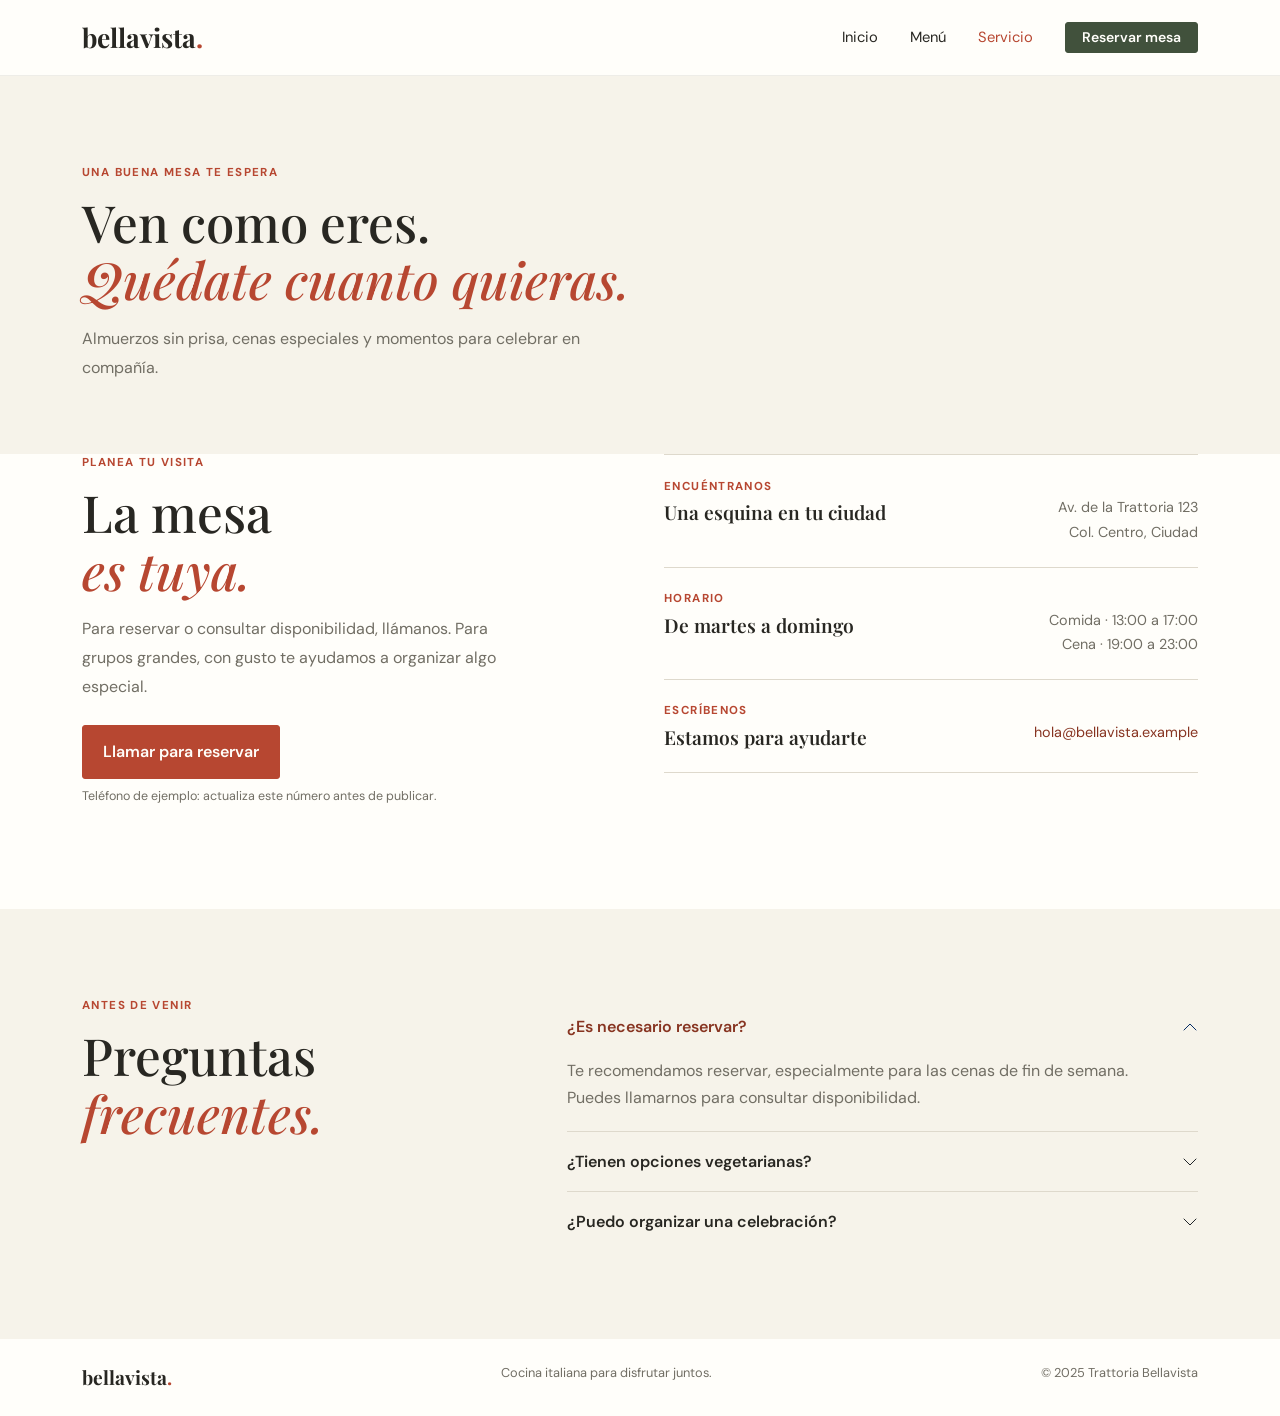
<file: servicio.html>
<!doctype html>
<html lang="es">
<head>
	<meta charset="utf-8">
	<meta name="viewport" content="width=device-width, initial-scale=1">
	<meta name="description" content="Visita Trattoria Bellavista. Consulta horarios, ubicación y cómo reservar tu mesa.">
	<title>Servicio y reservaciones | Trattoria Bellavista</title>
	<link rel="preconnect" href="https://fonts.googleapis.com">
	<link rel="preconnect" href="https://fonts.gstatic.com" crossorigin>
	<link href="https://fonts.googleapis.com/css2?family=DM+Sans:wght@400;500;600;700&family=Playfair+Display:wght@500;600;700&display=swap" rel="stylesheet">
	<link href="https://cdn.jsdelivr.net/npm/bootstrap@5.3.3/dist/css/bootstrap.min.css" rel="stylesheet">
	<link href="styles.css" rel="stylesheet">
</head>
<body>
	<nav class="navbar navbar-expand-lg navbar-light site-nav sticky-top">
		<div class="container">
			<a class="navbar-brand brand-mark" href="index.html">bellavista<span>.</span></a>
			<button class="navbar-toggler" type="button" data-bs-toggle="collapse" data-bs-target="#siteNavigation" aria-controls="siteNavigation" aria-expanded="false" aria-label="Abrir menú de navegación"><span class="navbar-toggler-icon"></span></button>
			<div class="collapse navbar-collapse" id="siteNavigation">
				<ul class="navbar-nav ms-auto align-items-lg-center gap-lg-3">
					<li class="nav-item"><a class="nav-link" href="index.html">Inicio</a></li>
					<li class="nav-item"><a class="nav-link" href="menu.html">Menú</a></li>
					<li class="nav-item"><a class="nav-link active" aria-current="page" href="servicio.html">Servicio</a></li>
					<li class="nav-item ms-lg-2"><a class="btn btn-olive btn-sm px-3" href="#reservaciones">Reservar mesa</a></li>
				</ul>
			</div>
		</div>
	</nav>

	<main>
		<header class="page-header service-header">
			<div class="container">
				<p class="eyebrow">Una buena mesa te espera</p>
				<h1 class="section-title">Ven como eres.<br><em>Quédate cuanto quieras.</em></h1>
				<p class="body-copy">Almuerzos sin prisa, cenas especiales y momentos para celebrar en compañía.</p>
			</div>
		</header>

		<section class="section-space pt-0" id="reservaciones">
			<div class="container">
				<div class="row g-5">
					<div class="col-lg-5">
						<p class="eyebrow">Planea tu visita</p>
						<h2 class="section-title">La mesa<br><em>es tuya.</em></h2>
						<p class="body-copy mt-3">Para reservar o consultar disponibilidad, llámanos. Para grupos grandes, con gusto te ayudamos a organizar algo especial.</p>
						<a class="btn btn-tomato mt-2" href="tel:+525555555555">Llamar para reservar</a>
						<p class="contact-hint mt-2">Teléfono de ejemplo: actualiza este número antes de publicar.</p>
					</div>
					<div class="col-lg-6 offset-lg-1">
						<div class="visit-details">
							<div class="detail-row"><div><p class="eyebrow">Encuéntranos</p><h3>Una esquina en tu ciudad</h3></div><p>Av. de la Trattoria 123<br>Col. Centro, Ciudad</p></div>
							<div class="detail-row"><div><p class="eyebrow">Horario</p><h3>De martes a domingo</h3></div><p>Comida · 13:00 a 17:00<br>Cena · 19:00 a 23:00</p></div>
							<div class="detail-row"><div><p class="eyebrow">Escríbenos</p><h3>Estamos para ayudarte</h3></div><p><a href="mailto:hola@bellavista.example">hola@bellavista.example</a></p></div>
						</div>
					</div>
				</div>
			</div>
		</section>

		<section class="faq-section section-space">
			<div class="container">
				<div class="row g-5">
					<div class="col-lg-4"><p class="eyebrow">Antes de venir</p><h2 class="section-title">Preguntas<br><em>frecuentes.</em></h2></div>
					<div class="col-lg-7 offset-lg-1">
						<div class="accordion accordion-flush restaurant-accordion" id="visitQuestions">
							<div class="accordion-item">
								<h3 class="accordion-header"><button class="accordion-button" type="button" data-bs-toggle="collapse" data-bs-target="#answerOne" aria-expanded="true" aria-controls="answerOne">¿Es necesario reservar?</button></h3>
								<div id="answerOne" class="accordion-collapse collapse show" data-bs-parent="#visitQuestions"><div class="accordion-body">Te recomendamos reservar, especialmente para las cenas de fin de semana. Puedes llamarnos para consultar disponibilidad.</div></div>
							</div>
							<div class="accordion-item">
								<h3 class="accordion-header"><button class="accordion-button collapsed" type="button" data-bs-toggle="collapse" data-bs-target="#answerTwo" aria-expanded="false" aria-controls="answerTwo">¿Tienen opciones vegetarianas?</button></h3>
								<div id="answerTwo" class="accordion-collapse collapse" data-bs-parent="#visitQuestions"><div class="accordion-body">Sí. Nuestra carta incluye opciones vegetarianas y platillos que cambian con los ingredientes de temporada.</div></div>
							</div>
							<div class="accordion-item">
								<h3 class="accordion-header"><button class="accordion-button collapsed" type="button" data-bs-toggle="collapse" data-bs-target="#answerThree" aria-expanded="false" aria-controls="answerThree">¿Puedo organizar una celebración?</button></h3>
								<div id="answerThree" class="accordion-collapse collapse" data-bs-parent="#visitQuestions"><div class="accordion-body">Claro. Contáctanos con anticipación para platicar sobre el tamaño del grupo y los detalles de tu evento.</div></div>
							</div>
						</div>
					</div>
				</div>
			</div>
		</section>
	</main>

	<footer class="site-footer"><div class="container d-flex flex-column flex-md-row justify-content-between gap-2"><span class="brand-mark">bellavista<span>.</span></span><span>Cocina italiana para disfrutar juntos.</span><span>&copy; 2025 Trattoria Bellavista</span></div></footer>
	<script src="https://cdn.jsdelivr.net/npm/bootstrap@5.3.3/dist/js/bootstrap.bundle.min.js"></script>
</body>
</html>
</file>
<file: styles.css>
:root {
	--tomato: #b74731;
	--tomato-deep: #873421;
	--olive: #41513c;
	--ink: #282722;
	--muted: #716e64;
	--paper: #f6f3ea;
	--line: #ded9cc;
	--serif: "Playfair Display", Georgia, serif;
	--sans: "DM Sans", sans-serif;
}

html {
	scroll-behavior: smooth;
	scroll-padding-top: 6rem;
}

body {
	color: var(--ink);
	background: #fffefa;
	font-family: var(--sans);
}

.site-nav {
	min-height: 76px;
	background: #fffefa;
	border-bottom: 1px solid rgba(40, 39, 34, .08);
}

.brand-mark {
	color: var(--ink);
	font-family: var(--serif);
	font-size: 1.65rem;
	font-weight: 700;
}

.brand-mark span {
	color: var(--tomato);
}

.navbar-nav .nav-link {
	color: var(--ink);
	font-size: .92rem;
}

.navbar-nav .nav-link:hover,
.navbar-nav .nav-link.active {
	color: var(--tomato);
}

.btn {
	border-radius: 3px;
	font-weight: 600;
}

.btn-tomato {
	padding: .85rem 1.25rem;
	color: #fffefa;
	background: var(--tomato);
	border-color: var(--tomato);
}

.btn-tomato:hover,
.btn-tomato:focus {
	color: #fffefa;
	background: var(--tomato-deep);
	border-color: var(--tomato-deep);
}

.btn-olive {
	color: #fffefa;
	background: var(--olive);
	border-color: var(--olive);
}

.btn-olive:hover,
.btn-olive:focus {
	color: #fffefa;
	background: #303d2c;
	border-color: #303d2c;
}

.home-hero {
	position: relative;
	display: flex;
	min-height: min(670px, calc(100svh - 76px));
	align-items: center;
	overflow: hidden;
	color: #fffefa;
	background: #372a20 url("media/pizza.jpg") center 56% / cover no-repeat;
}

.home-hero::before {
	position: absolute;
	inset: 0;
	background: linear-gradient(90deg, rgba(26, 25, 20, .78) 0%, rgba(26, 25, 20, .45) 48%, rgba(26, 25, 20, .06) 100%);
	content: "";
}

.hero-copy,
.hero-note {
	position: relative;
	z-index: 1;
}

.hero-copy {
	width: min(680px, 100%);
	padding: 5rem max(7vw, calc((100vw - 1320px) / 2));
}

.eyebrow {
	margin: 0 0 .8rem;
	color: var(--tomato);
	font-size: .72rem;
	font-weight: 700;
	letter-spacing: .12em;
	text-transform: uppercase;
}

.hero-copy .eyebrow {
	color: #f0b8a6;
}

.hero-copy h1 {
	margin: 0;
	font-family: var(--serif);
	font-size: clamp(3.25rem, 7vw, 6rem);
	font-weight: 500;
	line-height: 1.02;
}

.hero-copy h1 em,
.section-title em {
	color: var(--tomato);
	font-weight: 500;
}

.hero-copy h1 em {
	color: #f0b8a6;
}

.hero-description {
	max-width: 400px;
	margin: 1.25rem 0 1.75rem;
	color: rgba(255, 254, 250, .88);
	font-size: 1.05rem;
	line-height: 1.7;
}

.hero-note {
	position: absolute;
	right: 5vw;
	bottom: 2rem;
	display: flex;
	gap: 1rem;
	color: #fffefa;
	font-size: .72rem;
	text-transform: uppercase;
}

.hero-note span + span {
	padding-left: 1rem;
	border-left: 1px solid rgba(255, 255, 255, .6);
}

.section-space {
	padding-top: 5.5rem;
	padding-bottom: 5.5rem;
}

.section-title {
	margin: 0;
	font-family: var(--serif);
	font-size: clamp(2.25rem, 4vw, 3.5rem);
	font-weight: 500;
	line-height: 1.12;
}

.body-copy {
	color: var(--muted);
	line-height: 1.8;
}

.text-link {
	display: inline-block;
	margin-top: .7rem;
	color: var(--tomato-deep);
	font-size: .9rem;
	font-weight: 700;
	text-decoration: none;
}

.text-link:hover {
	color: var(--tomato);
}

.featured-section {
	background: var(--paper);
}

.section-heading {
	margin-bottom: 1.25rem;
}

.dish-card {
	overflow: hidden;
	background: #fffefa;
	border: 1px solid rgba(40, 39, 34, .1);
	border-radius: 4px;
}

.dish-card .card-img-top {
	width: 100%;
	aspect-ratio: 4 / 3;
	object-fit: cover;
}

.dish-card .card-body {
	padding: 1.25rem;
}

.dish-card .card-title {
	margin: 0 0 .4rem;
	font-family: var(--serif);
	font-size: 1.25rem;
	font-weight: 600;
}

.dish-card .card-text {
	margin: 0;
	color: var(--muted);
	font-size: .88rem;
	line-height: 1.6;
}

.dish-price {
	flex: 0 0 auto;
	color: var(--tomato-deep);
	font-size: .9rem;
	font-weight: 700;
}

.visit-band {
	padding: 3.5rem 0;
	color: #fffefa;
	background: var(--olive);
}

.visit-band .eyebrow {
	color: #d9c89c;
}

.visit-band h2 {
	margin: 0;
	font-family: var(--serif);
	font-size: clamp(1.9rem, 3.5vw, 2.8rem);
	font-weight: 500;
}

.site-footer {
	padding: 1.5rem 0;
	color: var(--muted);
	background: #fffefa;
	font-size: .8rem;
}

.site-footer .brand-mark {
	font-size: 1.2rem;
}

.page-header {
	padding: 5.5rem 0 3.5rem;
	background: var(--paper);
}

.page-header .section-title {
	margin-bottom: 1rem;
}

.page-header .body-copy {
	max-width: 560px;
	margin-bottom: 0;
}

.menu-section {
	padding-top: 2.5rem;
}

.menu-category-row {
	padding-bottom: 1.1rem;
	border-bottom: 1px solid var(--line);
}

.menu-pills {
	gap: .35rem;
}

.menu-pills .nav-link {
	padding: .55rem .95rem;
	color: var(--ink);
	border-radius: 3px;
	font-size: .88rem;
}

.menu-pills .nav-link.active,
.menu-pills .nav-link:hover {
	color: #fffefa;
	background: var(--olive);
}

.menu-note,
.contact-hint {
	color: var(--muted);
	font-size: .78rem;
}

.dish-badge {
	margin-top: .85rem;
	padding: .45rem .6rem;
	color: var(--olive);
	background: #edf0e8;
	border-radius: 2px;
	font-weight: 600;
}

.menu-list-section {
	padding-top: 5rem;
}

.menu-list-title {
	margin: 0 0 1.5rem;
	font-family: var(--serif);
	font-size: 2rem;
	font-weight: 500;
}

.menu-line {
	display: flex;
	justify-content: space-between;
	gap: 1rem;
	padding: 1.1rem 0;
	border-bottom: 1px solid var(--line);
}

.menu-line h3 {
	margin: 0 0 .35rem;
	font-size: 1rem;
	font-weight: 700;
}

.menu-line p {
	margin: 0;
	color: var(--muted);
	font-size: .87rem;
	line-height: 1.55;
}

.menu-line > span {
	flex: 0 0 auto;
	color: var(--tomato-deep);
	font-weight: 700;
}

.service-header {
	padding-bottom: 4.5rem;
}

.service-header .section-title {
	max-width: 780px;
}

.visit-details {
	border-top: 1px solid var(--line);
}

.detail-row {
	display: flex;
	justify-content: space-between;
	gap: 1.5rem;
	padding: 1.4rem 0;
	border-bottom: 1px solid var(--line);
}

.detail-row .eyebrow {
	margin-bottom: .4rem;
}

.detail-row h3 {
	margin: 0;
	font-family: var(--serif);
	font-size: 1.2rem;
	font-weight: 600;
}

.detail-row > p {
	margin: 1.1rem 0 0;
	color: var(--muted);
	font-size: .9rem;
	line-height: 1.7;
	text-align: right;
}

.detail-row a {
	color: var(--tomato-deep);
	text-decoration: none;
}

.faq-section {
	background: var(--paper);
}

.restaurant-accordion .accordion-item {
	background: transparent;
	border-color: var(--line);
}

.restaurant-accordion .accordion-button {
	padding: 1.25rem 0;
	color: var(--ink);
	background: transparent;
	box-shadow: none;
	font-weight: 600;
}

.restaurant-accordion .accordion-button:not(.collapsed) {
	color: var(--tomato-deep);
}

.restaurant-accordion .accordion-button::after {
	width: 1rem;
	height: 1rem;
	background-size: 1rem;
}

.restaurant-accordion .accordion-body {
	padding: 0 2rem 1.25rem 0;
	color: var(--muted);
	line-height: 1.7;
}

@media (max-width: 767.98px) {
	.home-hero {
		min-height: 600px;
		background-position: 58% center;
	}

	.home-hero::before {
		background: linear-gradient(90deg, rgba(26, 25, 20, .78), rgba(26, 25, 20, .32));
	}

	.hero-copy {
		padding: 4rem 1.5rem;
	}

	.hero-copy h1 {
		font-size: clamp(3rem, 13vw, 4.5rem);
	}

	.hero-note {
		right: 1.5rem;
		bottom: 1.5rem;
	}

	.section-space {
		padding-top: 4rem;
		padding-bottom: 4rem;
	}

	.featured-section {
		padding-top: 0;
	}

	.page-header {
		padding: 4rem 0 3rem;
	}

	.detail-row {
		flex-direction: column;
		gap: .2rem;
	}

	.detail-row > p {
		margin-top: .4rem;
		text-align: left;
	}
}

@media (prefers-reduced-motion: reduce) {
	html {
		scroll-behavior: auto;
	}
}
</file>
